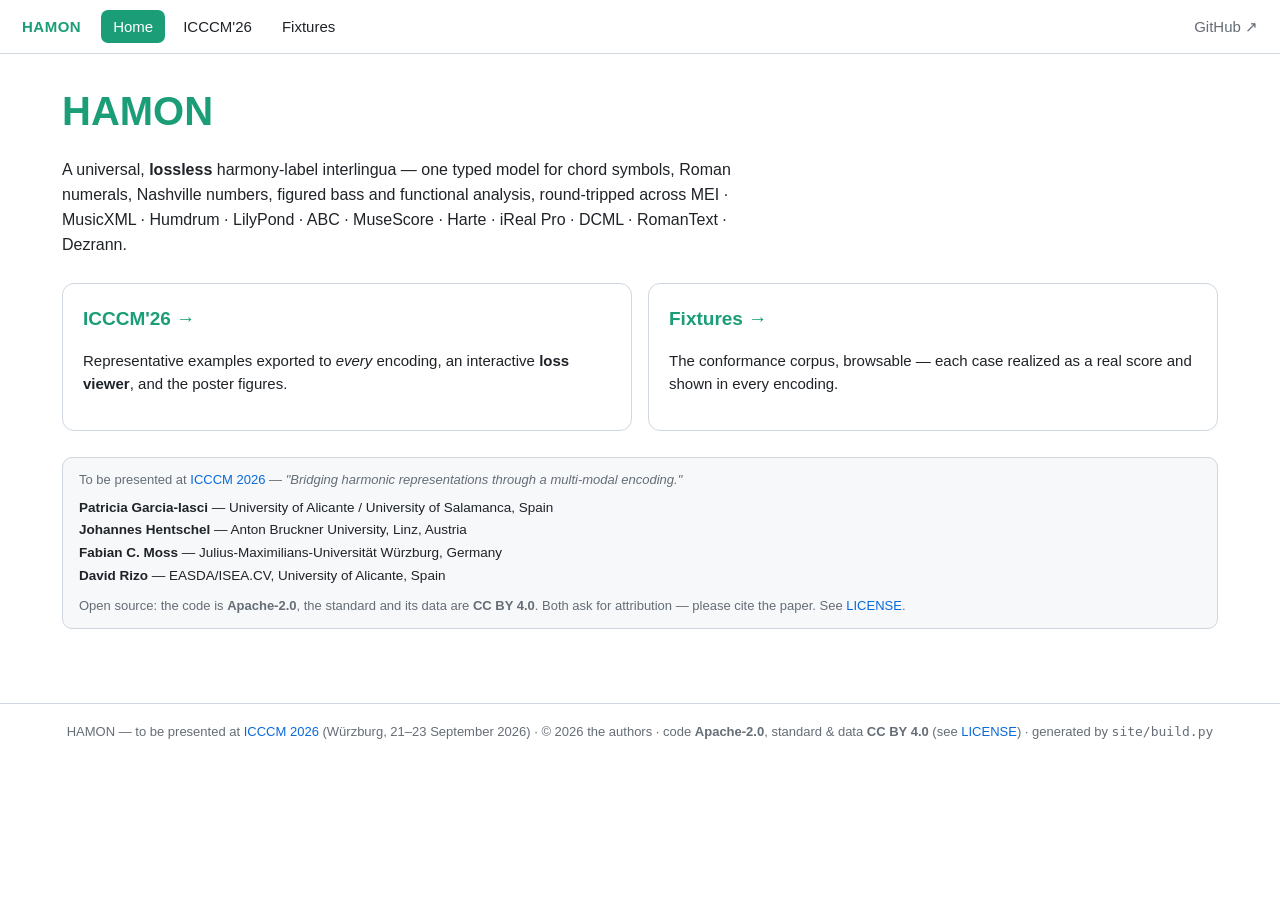
<file: docs/index.html>
<!doctype html>
<html lang="en">
<head>
<meta charset="utf-8">
<meta name="viewport" content="width=device-width, initial-scale=1">
<title>HAMON — harmony interlingua</title>
<link rel="stylesheet" href="assets/style.css">
</head>
<body>
<header class="topbar">
  <span class="brand">HAMON</span>
  <nav><a href="index.html" class="active">Home</a><a href="icccm26.html" class="">ICCCM&#x27;26</a><a href="fixtures.html" class="">Fixtures</a></nav>
  <a class="repo" href="https://github.com/OMR-PRAIG-UA-ES/hamon-site" target="_blank" rel="noopener">GitHub ↗</a>
</header>
<main>

<section class="hero">
  <h1>HAMON</h1>
  <p class="lead">A universal, <strong>lossless</strong> harmony-label interlingua — one typed model
  for chord symbols, Roman numerals, Nashville numbers, figured bass and functional analysis,
  round-tripped across MEI · MusicXML · Humdrum · LilyPond · ABC · MuseScore · Harte · iReal Pro ·
  DCML · RomanText · Dezrann.</p>
  <div class="cards">
    <a class="card" href="icccm26.html">
      <h2>ICCCM'26 →</h2>
      <p>Representative examples exported to <em>every</em> encoding, an interactive
      <strong>loss viewer</strong>, and the poster figures.</p>
    </a>
    <a class="card" href="fixtures.html">
      <h2>Fixtures →</h2>
      <p>The conformance corpus, browsable — each case realized as a real score
      and shown in every encoding.</p>
    </a>
  </div>
  <div class="paper" style="margin-top:26px">
    <div class="venue">To be presented at
      <a href="https://digital.musicology.org/icccm-2026/" target="_blank" rel="noopener">ICCCM 2026</a>
      — <em>"Bridging harmonic representations through a multi-modal encoding."</em></div>
    <ul class="authors">
      <li><strong>Patricia Garcia-Iasci</strong> — University of Alicante / University of Salamanca, Spain</li>
      <li><strong>Johannes Hentschel</strong> — Anton Bruckner University, Linz, Austria</li>
      <li><strong>Fabian C. Moss</strong> — Julius-Maximilians-Universität Würzburg, Germany</li>
      <li><strong>David Rizo</strong> — EASDA/ISEA.CV, University of Alicante, Spain</li>
    </ul>
    <p style="margin:8px 0 0;font-size:13px;color:var(--muted)">Open source: the code is
      <strong>Apache-2.0</strong>, the standard and its data are <strong>CC BY 4.0</strong>.
      Both ask for attribution — please cite the paper. See
      <a href="LICENSE" target="_blank" rel="noopener">LICENSE</a>.</p>
  </div>
</section>

</main>
<footer>HAMON — to be presented at <a href="https://digital.musicology.org/icccm-2026/" target="_blank" rel="noopener">ICCCM 2026</a> (Würzburg, 21–23 September 2026)
 · © 2026 the authors · code <strong>Apache-2.0</strong>, standard &amp; data <strong>CC BY 4.0</strong> (see <a href="LICENSE" target="_blank" rel="noopener">LICENSE</a>)
 · generated by <code>site/build.py</code></footer>

</body>
</html>
</file>
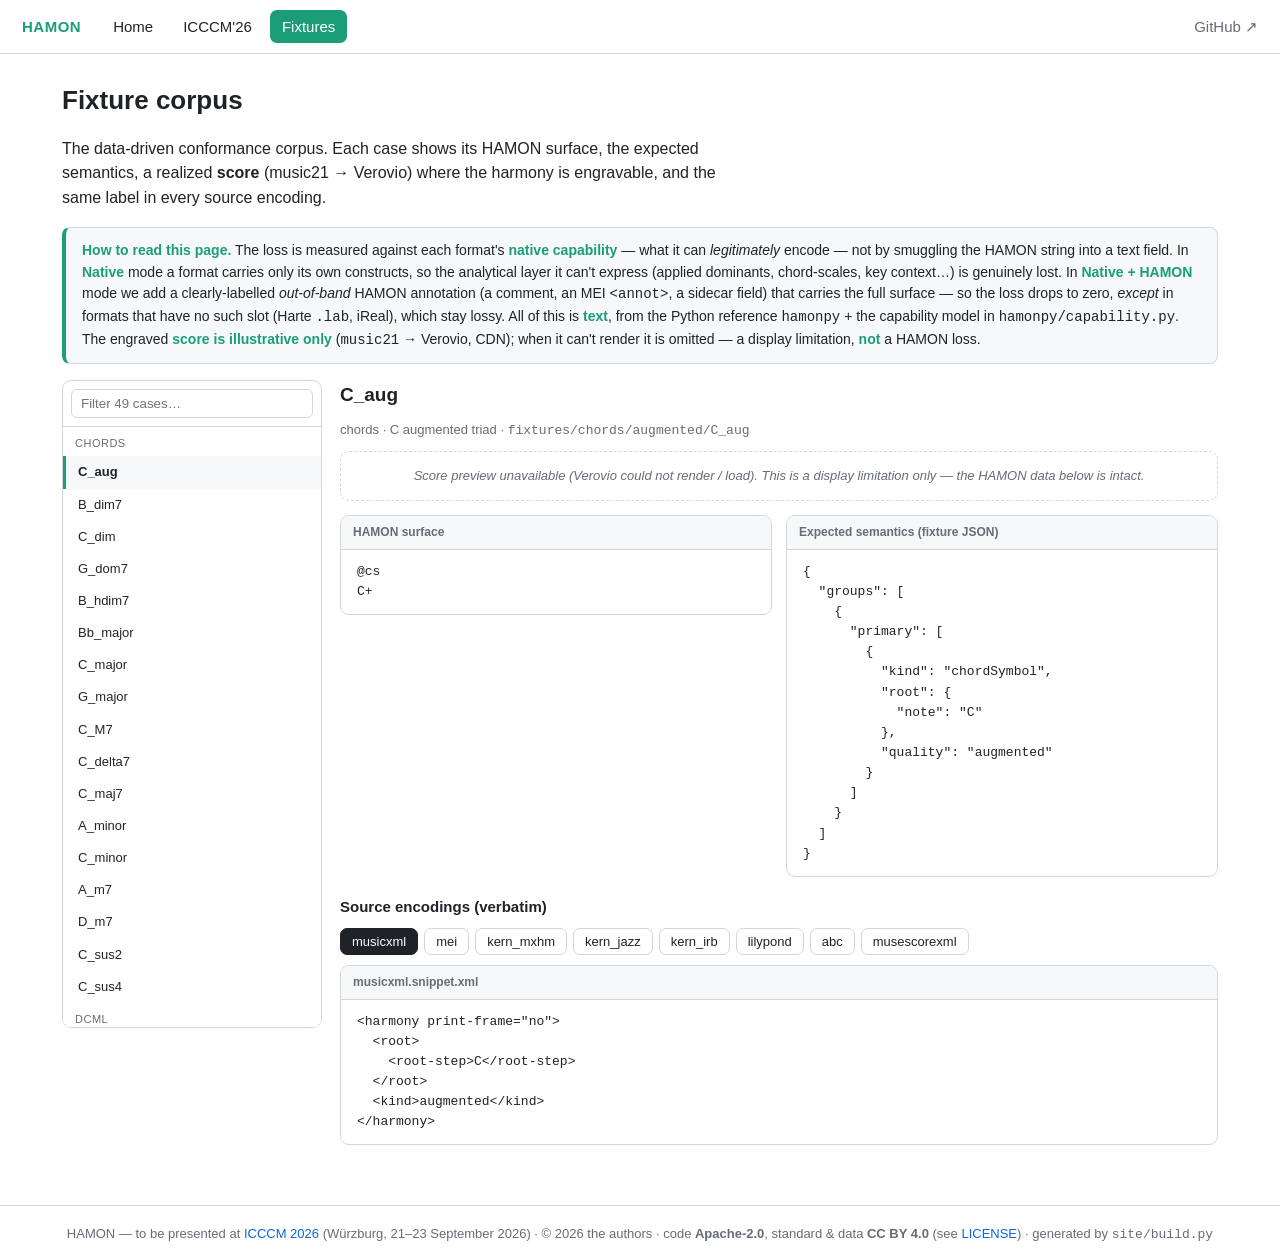
<file: docs/fixtures.html>
<!doctype html>
<html lang="en">
<head>
<meta charset="utf-8">
<meta name="viewport" content="width=device-width, initial-scale=1">
<title>Fixtures — HAMON</title>
<link rel="stylesheet" href="assets/style.css">
</head>
<body>
<header class="topbar">
  <span class="brand">HAMON</span>
  <nav><a href="index.html" class="">Home</a><a href="icccm26.html" class="">ICCCM&#x27;26</a><a href="fixtures.html" class="active">Fixtures</a></nav>
  <a class="repo" href="https://github.com/OMR-PRAIG-UA-ES/hamon-site" target="_blank" rel="noopener">GitHub ↗</a>
</header>
<main>

<section>
  <h1>Fixture corpus</h1>
  <p class="lead">The data-driven conformance corpus. Each case shows its HAMON surface, the
  expected semantics, a realized <strong>score</strong> (music21 → Verovio) where the harmony is
  engravable, and the same label in every source encoding.</p>

<div class="method">
  <b>How to read this page.</b> The loss is measured against each format's <b>native capability</b> —
  what it can <em>legitimately</em> encode — not by smuggling the HAMON string into a text field.
  In <b>Native</b> mode a format carries only its own constructs, so the analytical layer it can't
  express (applied dominants, chord-scales, key context…) is genuinely lost. In <b>Native + HAMON</b>
  mode we add a clearly-labelled <em>out-of-band</em> HAMON annotation (a comment, an MEI
  <code>&lt;annot&gt;</code>, a sidecar field) that carries the full surface — so the loss drops to
  zero, <em>except</em> in formats that have no such slot (Harte <code>.lab</code>, iReal), which
  stay lossy. All of this is <b>text</b>, from the Python reference <code>hamonpy</code> + the
  capability model in <code>hamonpy/capability.py</code>. The engraved <b>score is illustrative only</b>
  (<code>music21</code> → Verovio, CDN); when it can't render it is omitted — a display limitation,
  <b>not</b> a HAMON loss.
</div>

  <div class="fixtures-layout">
    <aside id="fx-list" class="fx-list"></aside>
    <div id="fx-detail" class="fx-detail"></div>
  </div>
</section>

</main>
<footer>HAMON — to be presented at <a href="https://digital.musicology.org/icccm-2026/" target="_blank" rel="noopener">ICCCM 2026</a> (Würzburg, 21–23 September 2026)
 · © 2026 the authors · code <strong>Apache-2.0</strong>, standard &amp; data <strong>CC BY 4.0</strong> (see <a href="LICENSE" target="_blank" rel="noopener">LICENSE</a>)
 · generated by <code>site/build.py</code></footer>
<script>window.__PAGE__="fixtures";</script><script src="assets/verovio-loader.js"></script><script src="assets/app.js"></script>
</body>
</html>
</file>
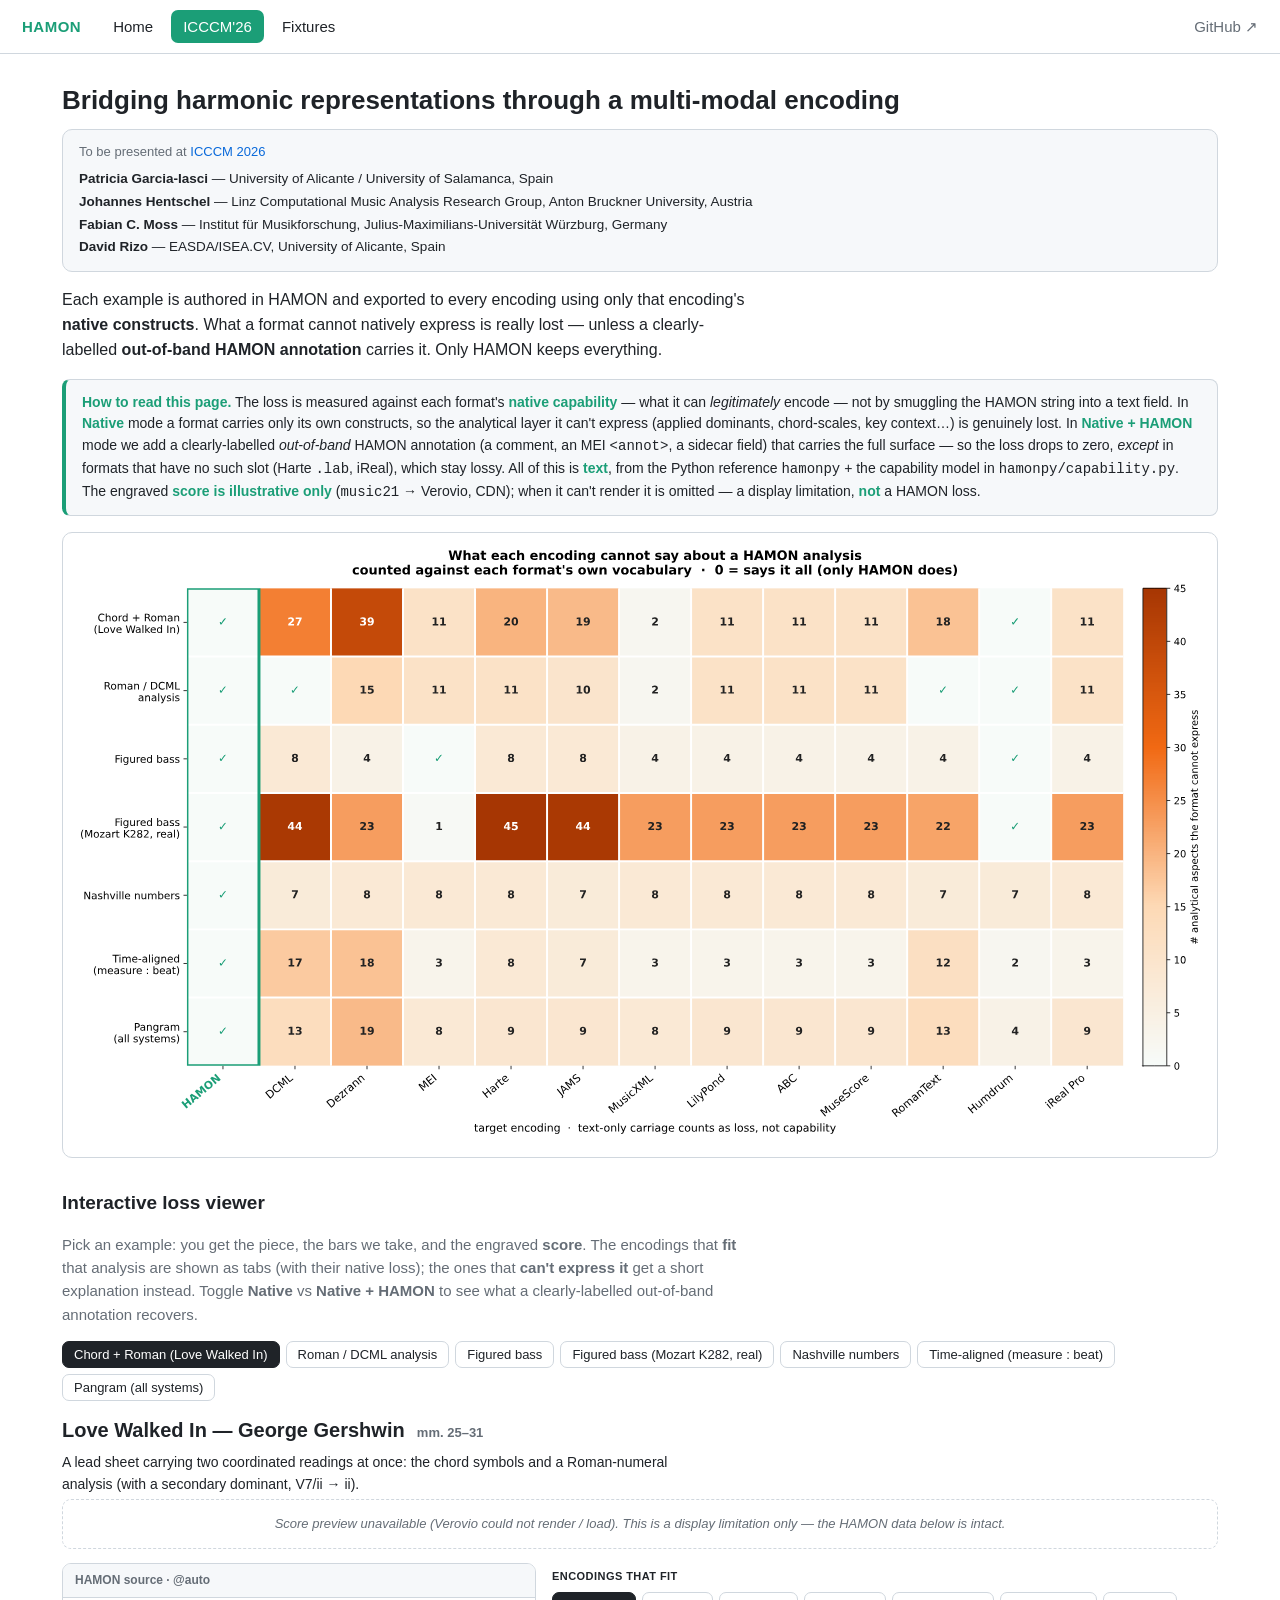
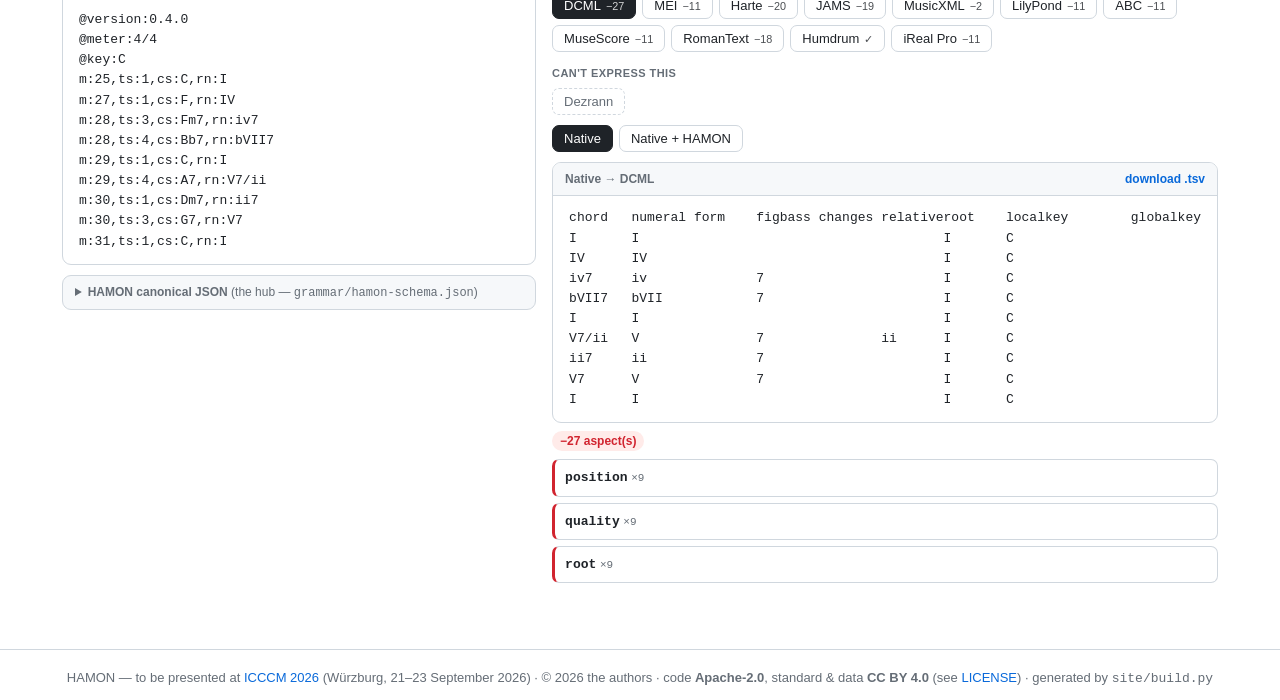
<file: docs/icccm26.html>
<!doctype html>
<html lang="en">
<head>
<meta charset="utf-8">
<meta name="viewport" content="width=device-width, initial-scale=1">
<title>ICCCM&#x27;26 — HAMON</title>
<link rel="stylesheet" href="assets/style.css">
</head>
<body>
<header class="topbar">
  <span class="brand">HAMON</span>
  <nav><a href="index.html" class="">Home</a><a href="icccm26.html" class="active">ICCCM&#x27;26</a><a href="fixtures.html" class="">Fixtures</a></nav>
  <a class="repo" href="https://github.com/OMR-PRAIG-UA-ES/hamon-site" target="_blank" rel="noopener">GitHub ↗</a>
</header>
<main>

<section>
  <h1>Bridging harmonic representations through a multi-modal encoding</h1>
  <div class="paper">
    <div class="venue">To be presented at
      <a href="https://digital.musicology.org/icccm-2026/" target="_blank" rel="noopener">ICCCM 2026</a></div>
    <ul class="authors">
      <li><strong>Patricia Garcia-Iasci</strong> — University of Alicante / University of Salamanca, Spain</li>
      <li><strong>Johannes Hentschel</strong> — Linz Computational Music Analysis Research Group, Anton Bruckner University, Austria</li>
      <li><strong>Fabian C. Moss</strong> — Institut für Musikforschung, Julius-Maximilians-Universität Würzburg, Germany</li>
      <li><strong>David Rizo</strong> — EASDA/ISEA.CV, University of Alicante, Spain</li>
    </ul>
  </div>
  <p class="lead">Each example is authored in HAMON and exported to every encoding using only that
  encoding's <strong>native constructs</strong>. What a format cannot natively express is really
  lost — unless a clearly-labelled <strong>out-of-band HAMON annotation</strong> carries it. Only
  HAMON keeps everything.</p>

<div class="method">
  <b>How to read this page.</b> The loss is measured against each format's <b>native capability</b> —
  what it can <em>legitimately</em> encode — not by smuggling the HAMON string into a text field.
  In <b>Native</b> mode a format carries only its own constructs, so the analytical layer it can't
  express (applied dominants, chord-scales, key context…) is genuinely lost. In <b>Native + HAMON</b>
  mode we add a clearly-labelled <em>out-of-band</em> HAMON annotation (a comment, an MEI
  <code>&lt;annot&gt;</code>, a sidecar field) that carries the full surface — so the loss drops to
  zero, <em>except</em> in formats that have no such slot (Harte <code>.lab</code>, iReal), which
  stay lossy. All of this is <b>text</b>, from the Python reference <code>hamonpy</code> + the
  capability model in <code>hamonpy/capability.py</code>. The engraved <b>score is illustrative only</b>
  (<code>music21</code> → Verovio, CDN); when it can't render it is omitted — a display limitation,
  <b>not</b> a HAMON loss.
</div>


  <div class="figures">
    <figure><img src="assets/figures/figure_native_loss_matrix.svg" alt="native-loss matrix"></figure>
  </div>

  <h2>Interactive loss viewer</h2>
  <p class="hint">Pick an example: you get the piece, the bars we take, and the engraved
  <b>score</b>. The encodings that <b>fit</b> that analysis are shown as tabs (with their native
  loss); the ones that <b>can't express it</b> get a short explanation instead. Toggle
  <b>Native</b> vs <b>Native + HAMON</b> to see what a clearly-labelled out-of-band annotation
  recovers.</p>
  <div id="viewer" class="viewer"></div>
</section>

</main>
<footer>HAMON — to be presented at <a href="https://digital.musicology.org/icccm-2026/" target="_blank" rel="noopener">ICCCM 2026</a> (Würzburg, 21–23 September 2026)
 · © 2026 the authors · code <strong>Apache-2.0</strong>, standard &amp; data <strong>CC BY 4.0</strong> (see <a href="LICENSE" target="_blank" rel="noopener">LICENSE</a>)
 · generated by <code>site/build.py</code></footer>
<script>window.__PAGE__="icccm26";</script><script src="assets/verovio-loader.js"></script><script src="assets/app.js"></script>
</body>
</html>
</file>
<file: docs/assets/style.css>
:root {
  --ink: #1f2328; --muted: #656d76; --line: #d0d7de; --bg: #ffffff; --soft: #f6f8fa;
  --green: #1b9e77; --sem: #d1242f; --not: #9a6700; --accent: #0969da;
  --mono: ui-monospace, SFMono-Regular, "SF Mono", Menlo, Consolas, monospace;
}
* { box-sizing: border-box; }
body { margin: 0; font: 15px/1.55 -apple-system, BlinkMacSystemFont, "Segoe UI", Roboto, sans-serif;
  color: var(--ink); background: var(--bg); }
a { color: var(--accent); text-decoration: none; } a:hover { text-decoration: underline; }
code, pre { font-family: var(--mono); }

.topbar { display: flex; align-items: center; gap: 20px; padding: 10px 22px;
  border-bottom: 1px solid var(--line); position: sticky; top: 0; background: var(--bg); z-index: 20; }
.topbar .brand { font-weight: 800; letter-spacing: .5px; color: var(--green); }
.topbar nav { display: flex; gap: 6px; }
.topbar nav a { padding: 5px 12px; border-radius: 7px; color: var(--ink); }
.topbar nav a.active { background: var(--green); color: #fff; }
.topbar nav a:hover:not(.active) { background: var(--soft); text-decoration: none; }
.topbar .repo { margin-left: auto; color: var(--muted); }

main { max-width: 1200px; margin: 0 auto; padding: 26px 22px 60px; }
h1 { font-size: 26px; margin: 0 0 8px; } h2 { font-size: 19px; margin: 30px 0 10px; }
.lead { color: var(--ink); font-size: 16px; max-width: 78ch; }
.hint { color: var(--muted); max-width: 82ch; }
footer { border-top: 1px solid var(--line); color: var(--muted); font-size: 13px;
  padding: 18px 22px; text-align: center; }

/* methodology callout — the text/score integrity note */
.method { border: 1px solid var(--line); border-left: 4px solid var(--green); background: var(--soft);
  border-radius: 8px; padding: 12px 16px; margin: 16px 0; font-size: 14px; color: var(--ink); }
.method b { color: var(--green); }

/* paper credit block */
.paper { border: 1px solid var(--line); border-radius: 10px; padding: 12px 16px; margin: 8px 0 14px;
  background: var(--soft); }
.paper .venue { font-size: 13px; color: var(--muted); margin-bottom: 6px; }
.paper .authors { list-style: none; margin: 0; padding: 0; font-size: 13.5px; }
.paper .authors li { padding: 1px 0; }

/* landing */
.hero h1 { font-size: 40px; color: var(--green); }
.cards { display: grid; grid-template-columns: 1fr 1fr; gap: 16px; margin-top: 26px; }
.card { border: 1px solid var(--line); border-radius: 12px; padding: 20px; color: var(--ink);
  transition: box-shadow .15s, transform .15s; display: block; }
.card:hover { box-shadow: 0 6px 20px rgba(0,0,0,.08); transform: translateY(-2px); text-decoration: none; }
.card h2 { margin: 0 0 6px; color: var(--green); }
@media (max-width: 760px) { .cards { grid-template-columns: 1fr; } }

/* figures */
.figures { display: grid; grid-template-columns: 1fr; gap: 18px; margin: 14px 0; }
.figures figure { margin: 0; border: 1px solid var(--line); border-radius: 10px; padding: 10px;
  overflow-x: auto; background: #fff; }
.figures img { width: 100%; height: auto; }

/* chips */
.chip { display: inline-block; padding: 1px 8px; border-radius: 20px; font-size: 12px; font-weight: 600; }
.chip.sem { background: #ffebe9; color: var(--sem); } .chip.not { background: #fff8c5; color: var(--not); }
.chip.ok { background: #dafbe1; color: var(--green); }

/* generic tabs / buttons */
.tabs { display: flex; flex-wrap: wrap; gap: 6px; margin: 10px 0; }
.tabs button { border: 1px solid var(--line); background: #fff; color: var(--ink); border-radius: 7px;
  padding: 5px 11px; cursor: pointer; font-size: 13px; }
.tabs button.active { background: var(--ink); color: #fff; border-color: var(--ink); }
.tabs button:hover:not(.active) { background: var(--soft); }

/* code panels */
.panel { border: 1px solid var(--line); border-radius: 9px; overflow: hidden; background: #fff; }
.panel > .phead { background: var(--soft); border-bottom: 1px solid var(--line); padding: 7px 12px;
  font-size: 12px; font-weight: 600; color: var(--muted); display: flex; justify-content: space-between; align-items: center; }
.panel pre { margin: 0; padding: 12px; overflow-x: auto; font-size: 13px; max-height: 340px; }
.panel pre .ln { display: block; padding: 0 4px; border-radius: 3px; }
.panel pre .ln.hl { background: #fff3cd; }

/* collapsible HAMON canonical JSON */
.jsonwrap > summary { cursor: pointer; font-size: 12px; font-weight: 600; color: var(--muted);
  padding: 7px 12px; border: 1px solid var(--line); border-radius: 9px; background: var(--soft);
  user-select: none; list-style-position: inside; }
.jsonwrap[open] > summary { border-radius: 9px 9px 0 0; border-bottom: none; }
.jsonwrap > summary .hint { font-weight: 400; }
.jsonwrap[open] > summary + .panel { border-radius: 0 0 9px 9px; border-top: none; }

/* ICCCM26 viewer */
.viewer .ex-tabs button { font-size: 13px; }
.viewer .grid { display: grid; grid-template-columns: 1fr 1fr 1.1fr; gap: 14px; margin-top: 12px; }
@media (max-width: 980px) { .viewer .grid { grid-template-columns: 1fr; } }

/* per-example header */
.ex-header { margin: 14px 0 4px; }
.ex-header h2 { display: inline; font-size: 20px; margin: 0; }
.ex-header .excerpt { font-size: 13px; color: var(--muted); font-weight: 600; margin-left: 8px;
  white-space: nowrap; }
.ex-header .blurb { margin: 6px 0 0; font-size: 14px; color: var(--ink); max-width: 80ch; }

/* two-column layout: score+source on the left, the format explorer on the right */
/* the engraved score gets its own full-width row so wide overlays aren't cramped */
.score-row { margin: 4px 0 14px; }
.score-row .score { text-align: center; }
.score-row .score svg { max-width: 100%; height: auto; }

.ic-grid { display: grid; grid-template-columns: 1fr 1.05fr; gap: 16px; margin-top: 10px;
  align-items: start; }
@media (max-width: 900px) { .ic-grid { grid-template-columns: 1fr; } }

/* format chooser: fits (dark tabs) vs can't-express (muted outline chips) */
.fmt-group { margin-bottom: 8px; }
.fmt-lead { font-size: 11px; font-weight: 700; text-transform: uppercase; letter-spacing: .04em;
  color: var(--ink); }
.fmt-lead.muted { color: var(--muted); }
.fmt-tabs { margin: 5px 0 4px; }
.fmt-tabs button small { margin-left: 5px; font-weight: 400; opacity: .8; }
.fmt-tabs.nofit button { border-style: dashed; color: var(--muted); background: #fff; }
.fmt-tabs.nofit button.active { background: var(--muted); color: #fff; border-style: solid; }
.chip-nofit { font-size: 12px; }

/* explanation shown when a can't-express format is selected */
.nofit-explain { border-left: 3px solid var(--not); background: #fffdf5; border-radius: 0 7px 7px 0;
  padding: 10px 12px; margin: 6px 0 10px; }
.nofit-explain .why { margin: 0; font-size: 14px; }
.loss-summary { display: flex; gap: 8px; margin: 8px 0; flex-wrap: wrap; }
.loss-list { list-style: none; margin: 0; padding: 0; }
.loss-list li { border: 1px solid var(--line); border-radius: 7px; padding: 7px 10px; margin-bottom: 6px;
  font-size: 13px; cursor: default; }
.loss-list li.sem { border-left: 3px solid var(--sem); }
.loss-list li.not { border-left: 3px solid var(--not); }
.loss-list li .lp { font-family: var(--mono); font-size: 11px; color: var(--muted); }
.loss-list li b { font-family: var(--mono); }
.dl { font-size: 12px; }

/* illustrative score */
.score { border: 1px dashed var(--line); border-radius: 9px; padding: 8px; background: #fff; }
.score .slabel { font-size: 11px; color: var(--muted); margin-bottom: 4px; }
.score svg { max-width: 100%; height: auto; }
.score.empty { color: var(--muted); font-size: 13px; font-style: italic; padding: 14px; text-align: center; }

/* fixtures */
.fixtures-layout { display: grid; grid-template-columns: 260px 1fr; gap: 18px; margin-top: 14px; }
@media (max-width: 860px) { .fixtures-layout { grid-template-columns: 1fr; } }
.fx-list { border: 1px solid var(--line); border-radius: 9px; max-height: 72vh; overflow-y: auto; }
.fx-list .cat { font-size: 11px; text-transform: uppercase; letter-spacing: .5px; color: var(--muted);
  padding: 8px 12px 4px; position: sticky; top: 0; background: #fff; }
.fx-list .item { padding: 6px 12px; cursor: pointer; font-size: 13px; border-left: 3px solid transparent; }
.fx-list .item:hover { background: var(--soft); }
.fx-list .item.active { background: var(--soft); border-left-color: var(--green); font-weight: 600; }
.fx-filter { padding: 8px; border-bottom: 1px solid var(--line); }
.fx-filter input { width: 100%; padding: 6px 9px; border: 1px solid var(--line); border-radius: 6px; }
.fx-detail h2 { margin-top: 0; }
.meta-row { color: var(--muted); font-size: 13px; margin-bottom: 10px; }
.grid-2 { display: grid; grid-template-columns: 1fr 1fr; gap: 14px; }
@media (max-width: 720px) { .grid-2 { grid-template-columns: 1fr; } }
</file>
